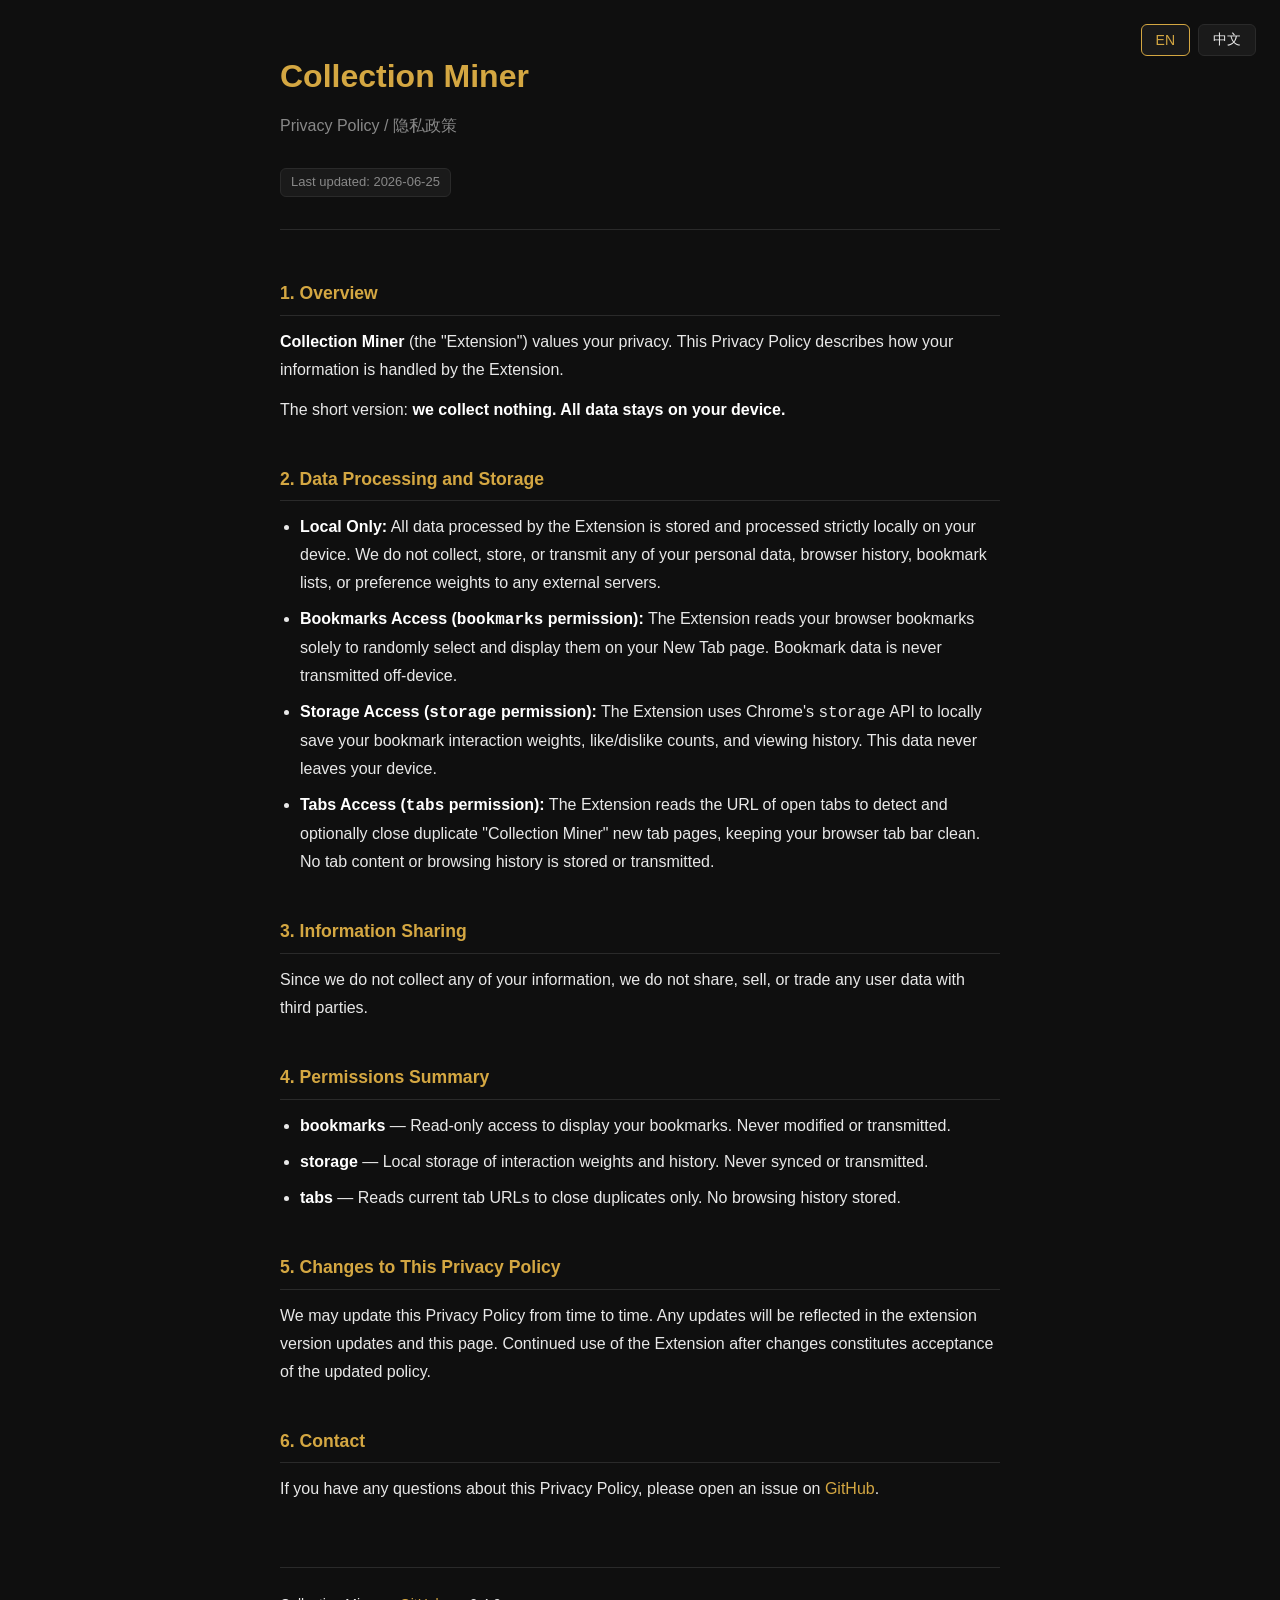
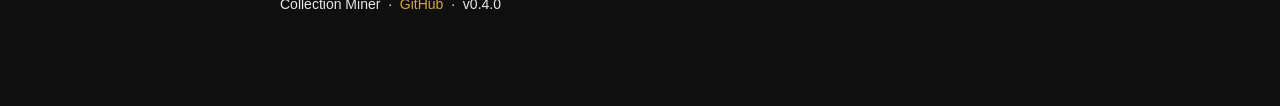
<file: docs/index.html>
<!DOCTYPE html>
<html lang="en">
<head>
  <meta charset="UTF-8" />
  <meta name="viewport" content="width=device-width, initial-scale=1.0" />
  <title>Privacy Policy — Collection Miner</title>
  <style>
    :root {
      --bg: #0f0f0f;
      --surface: #1a1a1a;
      --border: #2a2a2a;
      --text: #e8e8e8;
      --muted: #888;
      --accent: #d4a742;
    }
    * { box-sizing: border-box; margin: 0; padding: 0; }
    body {
      background: var(--bg);
      color: var(--text);
      font-family: -apple-system, "Inter", "Segoe UI", sans-serif;
      font-size: 16px;
      line-height: 1.75;
      padding: 48px 24px 80px;
    }
    .container { max-width: 720px; margin: 0 auto; }
    header { margin-bottom: 48px; border-bottom: 1px solid var(--border); padding-bottom: 32px; }
    header h1 { font-size: 2rem; font-weight: 700; color: var(--accent); }
    header .subtitle { color: var(--muted); margin-top: 8px; }
    .badge {
      display: inline-block;
      background: var(--surface);
      border: 1px solid var(--border);
      border-radius: 6px;
      padding: 2px 10px;
      font-size: 13px;
      color: var(--muted);
      margin-top: 16px;
    }
    section { margin-bottom: 40px; }
    h2 {
      font-size: 1.1rem;
      font-weight: 600;
      color: var(--accent);
      margin-bottom: 12px;
      padding-bottom: 6px;
      border-bottom: 1px solid var(--border);
    }
    p { margin-bottom: 12px; color: var(--text); }
    ul { padding-left: 20px; }
    li { margin-bottom: 8px; }
    strong { color: #fff; }
    .lang-toggle {
      position: fixed;
      top: 24px;
      right: 24px;
      display: flex;
      gap: 8px;
    }
    .lang-btn {
      background: var(--surface);
      border: 1px solid var(--border);
      color: var(--text);
      padding: 6px 14px;
      border-radius: 6px;
      cursor: pointer;
      font-size: 14px;
      transition: border-color 0.2s;
    }
    .lang-btn.active { border-color: var(--accent); color: var(--accent); }
    .lang-section { display: none; }
    .lang-section.active { display: block; }
    footer { margin-top: 64px; border-top: 1px solid var(--border); padding-top: 24px; color: var(--muted); font-size: 14px; }
    a { color: var(--accent); text-decoration: none; }
    a:hover { text-decoration: underline; }
  </style>
</head>
<body>
  <div class="lang-toggle">
    <button class="lang-btn active" onclick="setLang('en')" id="btn-en">EN</button>
    <button class="lang-btn" onclick="setLang('zh')" id="btn-zh">中文</button>
  </div>

  <div class="container">
    <header>
      <h1>Collection Miner</h1>
      <p class="subtitle">Privacy Policy / 隐私政策</p>
      <span class="badge">Last updated: 2026-06-25</span>
    </header>

    <!-- English -->
    <div class="lang-section active" id="lang-en">
      <section>
        <h2>1. Overview</h2>
        <p><strong>Collection Miner</strong> (the "Extension") values your privacy. This Privacy Policy describes how your information is handled by the Extension.</p>
        <p>The short version: <strong>we collect nothing. All data stays on your device.</strong></p>
      </section>

      <section>
        <h2>2. Data Processing and Storage</h2>
        <ul>
          <li><strong>Local Only:</strong> All data processed by the Extension is stored and processed strictly locally on your device. We do not collect, store, or transmit any of your personal data, browser history, bookmark lists, or preference weights to any external servers.</li>
          <li><strong>Bookmarks Access (<code>bookmarks</code> permission):</strong> The Extension reads your browser bookmarks solely to randomly select and display them on your New Tab page. Bookmark data is never transmitted off-device.</li>
          <li><strong>Storage Access (<code>storage</code> permission):</strong> The Extension uses Chrome's <code>storage</code> API to locally save your bookmark interaction weights, like/dislike counts, and viewing history. This data never leaves your device.</li>
          <li><strong>Tabs Access (<code>tabs</code> permission):</strong> The Extension reads the URL of open tabs to detect and optionally close duplicate "Collection Miner" new tab pages, keeping your browser tab bar clean. No tab content or browsing history is stored or transmitted.</li>
        </ul>
      </section>

      <section>
        <h2>3. Information Sharing</h2>
        <p>Since we do not collect any of your information, we do not share, sell, or trade any user data with third parties.</p>
      </section>

      <section>
        <h2>4. Permissions Summary</h2>
        <ul>
          <li><strong>bookmarks</strong> — Read-only access to display your bookmarks. Never modified or transmitted.</li>
          <li><strong>storage</strong> — Local storage of interaction weights and history. Never synced or transmitted.</li>
          <li><strong>tabs</strong> — Reads current tab URLs to close duplicates only. No browsing history stored.</li>
        </ul>
      </section>

      <section>
        <h2>5. Changes to This Privacy Policy</h2>
        <p>We may update this Privacy Policy from time to time. Any updates will be reflected in the extension version updates and this page. Continued use of the Extension after changes constitutes acceptance of the updated policy.</p>
      </section>

      <section>
        <h2>6. Contact</h2>
        <p>If you have any questions about this Privacy Policy, please open an issue on <a href="https://github.com/holynova/collection_miner" target="_blank">GitHub</a>.</p>
      </section>
    </div>

    <!-- Chinese -->
    <div class="lang-section" id="lang-zh">
      <section>
        <h2>1. 概述</h2>
        <p><strong>收藏夹淘金 (Collection Miner)</strong>（以下简称"本插件"）非常重视您的隐私。本隐私政策说明了本插件如何处理您的信息。</p>
        <p>简而言之：<strong>我们不收集任何数据，所有数据均保留在您的本地设备上。</strong></p>
      </section>

      <section>
        <h2>2. 数据处理与存储</h2>
        <ul>
          <li><strong>完全本地化：</strong>本插件处理的所有数据均完全保存在您的本地设备上。我们不会收集、存储或传输您的任何个人数据、浏览器历史记录、书签列表或卡片评分权重到任何外部服务器。</li>
          <li><strong>书签权限（<code>bookmarks</code>）：</strong>本插件仅读取您的书签，以便在新标签页中随机挑选并展示它们。书签数据绝不会传输到设备之外。</li>
          <li><strong>存储权限（<code>storage</code>）：</strong>本插件使用 Chrome <code>storage</code> API 在本地保存书签展现权重、赞/踩次数和浏览历史。这些数据永远不会离开您的设备。</li>
          <li><strong>标签页权限（<code>tabs</code>）：</strong>本插件读取当前打开标签页的 URL，以检测并关闭重复打开的"收藏夹淘金"新标签页，保持您的标签栏清爽。不会存储或传输任何标签内容或浏览历史。</li>
        </ul>
      </section>

      <section>
        <h2>3. 信息共享</h2>
        <p>由于我们不收集您的任何信息，因此我们不会向任何第三方共享、出售或交易用户数据。</p>
      </section>

      <section>
        <h2>4. 权限说明</h2>
        <ul>
          <li><strong>bookmarks</strong> — 只读访问，用于展示书签，不会修改或传输。</li>
          <li><strong>storage</strong> — 本地存储交互权重和历史，不会同步或传输。</li>
          <li><strong>tabs</strong> — 读取当前标签页 URL 以关闭重复标签，不存储浏览历史。</li>
        </ul>
      </section>

      <section>
        <h2>5. 隐私政策的更新</h2>
        <p>我们可能会不时更新本隐私政策。任何更新都将通过插件版本更新及本页面进行说明。继续使用本插件即表示接受更新后的政策。</p>
      </section>

      <section>
        <h2>6. 联系方式</h2>
        <p>如您对本隐私政策有任何疑问，请在 <a href="https://github.com/holynova/collection_miner" target="_blank">GitHub</a> 上提交 Issue。</p>
      </section>
    </div>

    <footer>
      <p>Collection Miner &nbsp;·&nbsp; <a href="https://github.com/holynova/collection_miner" target="_blank">GitHub</a> &nbsp;·&nbsp; v0.4.0</p>
    </footer>
  </div>

  <script>
    function setLang(lang) {
      document.getElementById('lang-en').classList.toggle('active', lang === 'en');
      document.getElementById('lang-zh').classList.toggle('active', lang === 'zh');
      document.getElementById('btn-en').classList.toggle('active', lang === 'en');
      document.getElementById('btn-zh').classList.toggle('active', lang === 'zh');
    }
  </script>
</body>
</html>
</file>
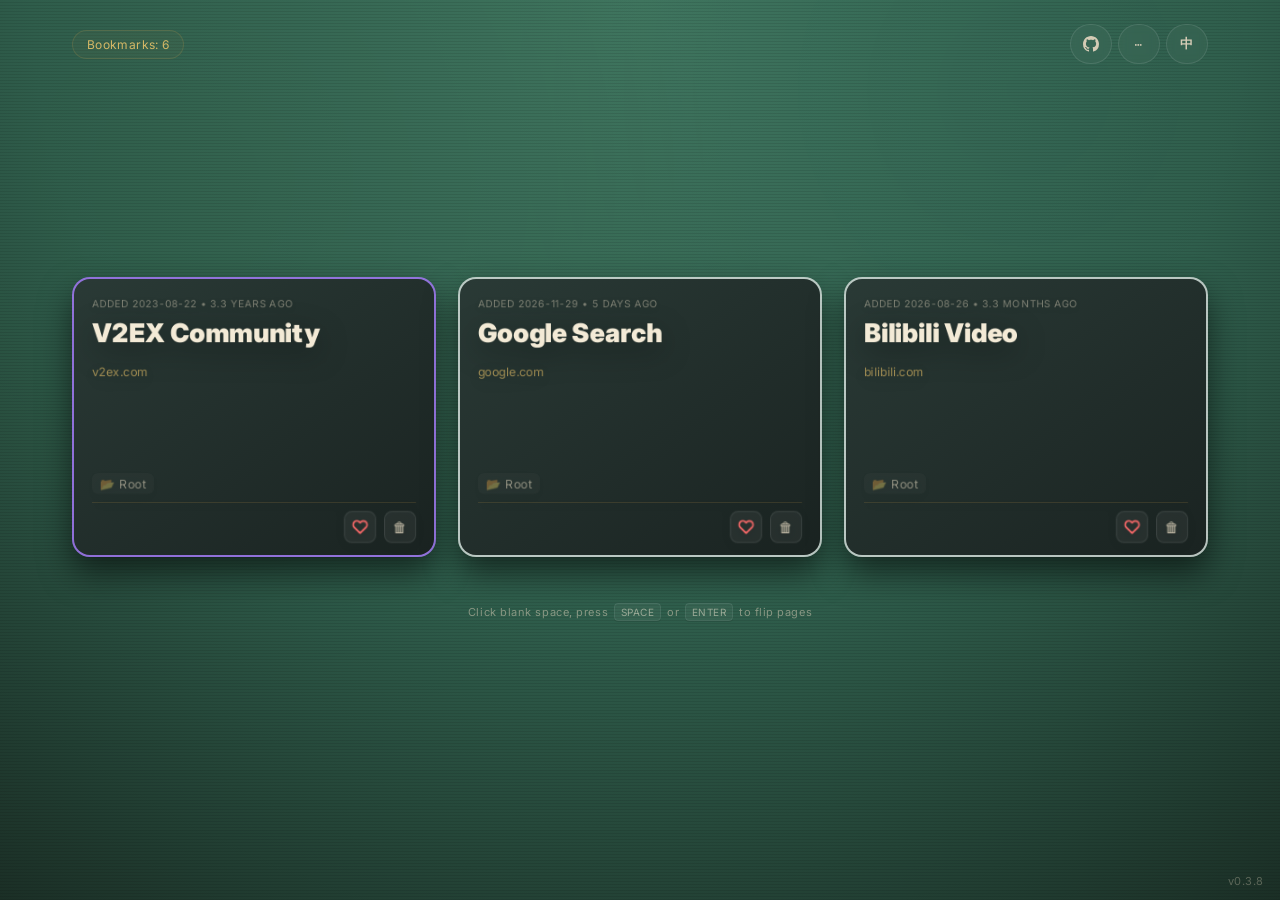
<file: newtab.html>
<!doctype html>
<html lang="zh-CN">
  <head>
    <meta charset="utf-8" />
    <meta name="viewport" content="width=device-width, initial-scale=1" />
    <title>收藏夹淘金</title>
    <link rel="preconnect" href="https://fonts.googleapis.com" />
    <link rel="preconnect" href="https://fonts.gstatic.com" crossorigin />
    <link href="https://fonts.googleapis.com/css2?family=Fira+Code:wght@400;500&family=Inter:wght@300;400;500;600;700&family=Outfit:wght@400;600;700&family=Playfair+Display:ital,wght@0,400;0,600;0,700;1,400&display=swap" rel="stylesheet" />
    <link rel="stylesheet" href="newtab.css" />
  </head>
  <body class="layout-a">
    <main class="page">
      <nav class="toolbar">
        <div class="toolbar-left">
          <!-- 收藏夹 tab hidden: only one source, tab label not needed -->
          <button class="tab-btn active" data-tab="bookmarks" type="button" data-i18n="tabBookmarks" style="display:none">收藏夹</button>
          <div id="bookmark-count-badge" class="bookmark-count-badge"></div>
          <!-- Douban tabs hidden: only bookmark mode shown -->
          <button class="tab-btn" data-tab="douban-read" type="button" style="display:none"><span class="douban-icon">豆</span><span data-i18n="tabDoubanRead">已读</span></button>
          <button class="tab-btn" data-tab="douban-wish" type="button" style="display:none"><span class="douban-icon">豆</span><span data-i18n="tabDoubanWish">想读</span></button>
          <button class="tab-btn" data-tab="movie-seen" type="button" style="display:none"><span class="douban-icon">豆</span><span data-i18n="tabMovieSeen">看过</span></button>
          <button class="tab-btn" data-tab="movie-wish" type="button" style="display:none"><span class="douban-icon">豆</span><span data-i18n="tabMovieWish">想看</span></button>
          <span class="toolbar-divider" style="display:none"></span>
          
          <div class="tab-specific-actions" data-for="bookmarks">
            <!-- refresh button moved below cards; kept here (hidden) for JS tab-switching logic -->
            <button id="refresh-bookmarks" class="btn toolbar-action-btn" type="button" data-i18n="refreshBtn" style="display:none">再翻三张 ⏎</button>
          </div>
          
          <div class="tab-specific-actions" data-for="douban-read" style="display: none;">
            <label class="btn file-btn">
              <span data-i18n="importDoubanRead">导入已读</span>
              <input id="douban-read-file" type="file" accept="application/json" />
            </label>
            <a href="tips.html" target="_blank" class="tips-hint" title="导入教程">?</a>
            <button id="refresh-douban-read" class="btn toolbar-action-btn" type="button" data-i18n="refreshBtn">再翻三张 ⏎</button>
          </div>

          <div class="tab-specific-actions" data-for="douban-wish" style="display: none;">
            <label class="btn file-btn">
              <span data-i18n="importDoubanWish">导入想读</span>
              <input id="douban-wish-file" type="file" accept="application/json" />
            </label>
            <a href="tips.html" target="_blank" class="tips-hint" title="导入教程">?</a>
            <button id="refresh-douban-wish" class="btn toolbar-action-btn" type="button" data-i18n="refreshBtn">再翻三张 ⏎</button>
          </div>

          <div class="tab-specific-actions" data-for="movie-seen" style="display: none;">
            <label class="btn file-btn">
              <span data-i18n="importMovieSeen">导入看过</span>
              <input id="movie-seen-file" type="file" accept="application/json" />
            </label>
            <a href="tips.html" target="_blank" class="tips-hint" title="导入教程">?</a>
            <button id="refresh-movie-seen" class="btn toolbar-action-btn" type="button" data-i18n="refreshBtn">再翻三张 ⏎</button>
          </div>

          <div class="tab-specific-actions" data-for="movie-wish" style="display: none;">
            <label class="btn file-btn">
              <span data-i18n="importMovieWish">导入想看</span>
              <input id="movie-wish-file" type="file" accept="application/json" />
            </label>
            <a href="tips.html" target="_blank" class="tips-hint" title="导入教程">?</a>
            <button id="refresh-movie-wish" class="btn toolbar-action-btn" type="button" data-i18n="refreshBtn">再翻三张 ⏎</button>
          </div>
        </div>
        <div class="toolbar-right">
          <button id="close-others" class="btn close-others-btn" type="button" style="display: none;" data-i18n="closeOthers">关闭其他标签页</button>
          <a href="https://github.com/holynova/collection_miner" target="_blank" class="btn icon-btn github-btn" aria-label="GitHub" title="GitHub">
            <svg height="16" aria-hidden="true" viewBox="0 0 16 16" version="1.1" width="16" style="fill: currentColor;">
              <path d="M8 0c4.42 0 8 3.58 8 8a8.013 8.013 0 0 1-5.45 7.59c-.4.08-.55-.17-.55-.38 0-.27.01-1.13.01-2.2 0-.75-.25-1.23-.54-1.48 1.78-.2 3.65-.88 3.65-3.95 0-.88-.31-1.59-.82-2.15.08-.2.36-1.02-.08-2.12 0 0-.67-.22-2.2.82-.64-.18-1.32-.27-2-.27-.68 0-1.36.09-2 .27-1.53-1.03-2.2-.82-2.2-.82-.44 1.1-.16 1.92-.08 2.12-.51.56-.82 1.28-.82 2.15 0 3.06 1.86 3.75 3.64 3.95-.23.2-.44.55-.51 1.07-.46.21-1.61.55-2.33-.66-.15-.24-.6-.83-1.23-.82-.67.01-.27.38.01.53.34.19.73.9.82 1.13.16.45.68 1.31 2.69.94 0 .67.01 1.3.01 1.49 0 .21-.15.45-.55.38A7.995 7.995 0 0 1 0 8c0-4.42 3.58-8 8-8Z"></path>
            </svg>
          </a>
          <div class="more-menu-wrapper">
            <button id="more-menu-btn" class="btn icon-btn" type="button" aria-label="More" title="More">⋯</button>
            <div id="more-menu" class="more-menu" style="display: none;">
              <button id="export-data" class="more-menu-item" type="button" data-i18n="exportData">导出数据</button>
              <label class="more-menu-item file-menu-item">
                <span data-i18n="importBackup">导入备份</span>
                <input id="import-backup-file" type="file" accept="application/json" />
              </label>
              <!-- layout-select and back-style-select kept in DOM (hidden) for JS compatibility -->
              <select id="layout-select" style="display:none"></select>
              <select id="back-style-select" style="display:none"></select>
            </div>
          </div>
          <button id="lang-switch" class="btn icon-btn lang-switch-btn" type="button" title="Language">EN</button>
        </div>
      </nav>

      <section class="tab-panel active" id="tab-bookmarks">
        <section class="cards" id="cards"></section>
        <div class="refresh-zone">
          <p class="refresh-hint">
            <span data-i18n="flipHintClick">点击空白处、按</span>
            <kbd>Space</kbd>
            <span data-i18n="flipHintOr">或</span>
            <kbd>Enter</kbd>
            <span data-i18n="flipHintSuffix">键即可翻页</span>
          </p>
        </div>
        <footer class="footer" id="footer"></footer>
      </section>

      <!-- Douban panels hidden -->
      <section class="tab-panel" id="tab-douban-read" style="display:none">
        <section class="cards" id="douban-read-cards"></section>
        <footer class="footer" id="douban-read-footer"></footer>
      </section>

      <section class="tab-panel" id="tab-douban-wish" style="display:none">
        <section class="cards" id="douban-wish-cards"></section>
        <footer class="footer" id="douban-wish-footer"></footer>
      </section>

      <section class="tab-panel" id="tab-movie-seen" style="display:none">
        <section class="cards" id="movie-seen-cards"></section>
        <footer class="footer" id="movie-seen-footer"></footer>
      </section>

      <section class="tab-panel" id="tab-movie-wish" style="display:none">
        <section class="cards" id="movie-wish-cards"></section>
        <footer class="footer" id="movie-wish-footer"></footer>
      </section>
    </main>

    <template id="card-template">
      <article class="card">
        <div class="card-inner">
          <div class="card-face card-back">
            <div class="back-frame">
              <div class="back-logo">♠</div>
              <div class="back-name">Collection</div>
              <div class="back-name back-name-sub">Miner</div>
              <div class="back-tagline">收藏夹淘金</div>
            </div>
          </div>
          <div class="card-face card-front">
            <p class="meta-date"></p>
            <p class="title"></p>
            <p class="subtitle" style="display: none;"></p>
            <p class="url"></p>

            <div class="tags">
              <span class="tag path"></span>
            </div>
            <div class="rating-stars"></div>

            <div class="card-toolbar">
              <div class="card-toolbar-actions">
                <button class="toolbar-btn btn-like" type="button" aria-label="点赞">
                  <svg class="heart-icon heart-outline" viewBox="0 0 24 24" fill="none" stroke="currentColor" stroke-width="2.5" stroke-linecap="round" stroke-linejoin="round" style="width: 16px; height: 16px; vertical-align: middle;">
                    <path d="M20.84 4.61a5.5 5.5 0 0 0-7.78 0L12 5.67l-1.06-1.06a5.5 5.5 0 0 0-7.78 7.78l1.06 1.06L12 21.23l7.78-7.78 1.06-1.06a5.5 5.5 0 0 0 0-7.78z"></path>
                  </svg>
                  <svg class="heart-icon heart-filled" viewBox="0 0 24 24" fill="currentColor" stroke="currentColor" stroke-width="2" stroke-linecap="round" stroke-linejoin="round" style="width: 16px; height: 16px; vertical-align: middle; display: none;">
                    <path d="M20.84 4.61a5.5 5.5 0 0 0-7.78 0L12 5.67l-1.06-1.06a5.5 5.5 0 0 0-7.78 7.78l1.06 1.06L12 21.23l7.78-7.78 1.06-1.06a5.5 5.5 0 0 0 0-7.78z"></path>
                  </svg>
                </button>
                <button class="toolbar-btn btn-delete" type="button" aria-label="删除">🗑</button>
              </div>
            </div>
          </div>
        </div>
      </article>
    </template>

    <div id="toast" class="toast" role="status" aria-live="polite">
      <span class="toast-message"></span>
      <button class="toast-action" type="button">撤销</button>
    </div>

    <!-- Custom confirm dialog -->
    <div id="confirm-overlay" class="confirm-overlay" aria-modal="true" role="dialog" aria-hidden="true">
      <div class="confirm-dialog">
        <div class="confirm-icon">🗑</div>
        <p class="confirm-title" id="confirm-message"></p>
        <div class="confirm-actions">
          <button id="confirm-cancel" class="confirm-btn confirm-btn-cancel" type="button"></button>
          <button id="confirm-ok" class="confirm-btn confirm-btn-ok" type="button"></button>
        </div>
      </div>
    </div>

    <div class="version-badge" id="version-badge"></div>

    <script src="newtab.js"></script>
  </body>
</html>
</file>
<file: newtab.css>
:root {
  color-scheme: dark;
  --font-sans: "Inter", "Outfit", -apple-system, BlinkMacSystemFont, "Segoe UI", Roboto, Helvetica, Arial, sans-serif;
  --font-serif: "Playfair Display", Georgia, "Times New Roman", serif;
  --font-mono: "Fira Code", "Courier New", monospace;
  font-family: var(--font-sans);
  --bg-deep: #1b2f26;
  --bg-mid: #2f5e4c;
  --bg-light: #3f755f;
  --panel-dark: #1a2321;
  --panel-mid: #2a3a36;
  --panel-light: #3a4d48;
  --text-main: #f3ead6;
  --text-dim: #d4cbb5;
  --gold: #d6a24a;
  --gold-bright: #f2c86b;
  --orange: #e07c2f;
  --red: #d45141;
  --blue: #2aa2d5;
  --cyan: #3bc0c8;
  --shadow: rgba(0, 0, 0, 0.55);
  background-color: var(--bg-deep);
  background-image: radial-gradient(circle at top, var(--bg-light), var(--bg-mid) 55%, var(--bg-deep));
  color: var(--text-main);
}

* {
  box-sizing: border-box;
}

body {
  margin: 0;
  min-height: 100vh;
  position: relative;
  background: transparent;
}

body::before {
  content: "";
  position: fixed;
  inset: 0;
  background:
    radial-gradient(circle at 15% 20%, rgba(210, 162, 74, 0.08), transparent 45%),
    radial-gradient(circle at 80% 10%, rgba(59, 192, 200, 0.06), transparent 40%),
    repeating-linear-gradient(0deg, rgba(0, 0, 0, 0.18), rgba(0, 0, 0, 0.18) 1px, transparent 1px, transparent 3px);
  mix-blend-mode: multiply;
  opacity: 0.5;
  pointer-events: none;
  z-index: 0;
}

.page {
  max-width: 1200px;
  margin: 0 auto;
  padding: 24px 32px 36px;
  display: flex;
  flex-direction: column;
  gap: 20px;
  position: relative;
  z-index: 1;
  min-height: 100vh;
}

/* ===== Unified Toolbar ===== */

.toolbar {
  display: flex;
  align-items: center;
  justify-content: space-between;
  gap: 8px;
  flex-wrap: wrap;
}

.toolbar-left {
  display: flex;
  align-items: center;
  gap: 4px;
  flex-wrap: wrap;
}

.toolbar-right {
  display: flex;
  align-items: center;
  gap: 6px;
}

.toolbar-divider {
  width: 1px;
  height: 20px;
  background: rgba(255, 255, 255, 0.1);
  margin: 0 6px;
}

.tab-specific-actions {
  display: inline-flex;
  align-items: center;
  gap: 8px;
}

.toolbar-action-btn {
  font-size: 12px;
  padding: 6px 14px;
}

.close-others-btn {
  font-size: 11px;
  padding: 5px 12px;
  border-color: rgba(212, 80, 65, 0.4);
  color: #e88;
}

.close-others-btn:hover {
  border-color: rgba(212, 80, 65, 0.7);
  background: rgba(212, 80, 65, 0.1);
  color: #f99;
}

h1 {
  margin: 0;
  font-size: 32px;
  text-shadow: 0 0 18px rgba(214, 162, 74, 0.35);
}

/* Icon button (GitHub, more, lang) */
.icon-btn {
  width: 40px;
  height: 40px;
  padding: 0;
  display: inline-flex;
  align-items: center;
  justify-content: center;
  font-size: 18px;
  border-radius: 12px;
  min-width: unset;
  text-transform: none;
  letter-spacing: 0;
  text-decoration: none;
}

.icon-btn svg {
  width: 16px;
  height: 16px;
  flex-shrink: 0;
}

.lang-switch-btn {
  font-size: 13px;
  font-weight: 700;
}

/* ===== More Menu ===== */

.more-menu-wrapper {
  position: relative;
}

.more-menu {
  position: absolute;
  top: calc(100% + 8px);
  right: 0;
  min-width: 200px;
  background: var(--panel-dark);
  border: 1.5px solid var(--gold);
  border-radius: 14px;
  padding: 6px 0;
  z-index: 100;
  box-shadow: 0 16px 40px rgba(0, 0, 0, 0.6);
  animation: menuFadeIn 0.15s ease-out;
}

@keyframes menuFadeIn {
  from { opacity: 0; transform: translateY(-6px); }
  to { opacity: 1; transform: translateY(0); }
}

.more-menu-item {
  display: flex;
  align-items: center;
  gap: 8px;
  width: 100%;
  padding: 10px 16px;
  background: none;
  border: none;
  color: var(--text-main);
  font-family: inherit;
  font-size: 13px;
  cursor: pointer;
  text-align: left;
  transition: background 0.1s ease;
}

.more-menu-item:hover {
  background: rgba(214, 162, 74, 0.12);
}

.file-menu-item {
  position: relative;
  overflow: hidden;
}

.file-menu-item input {
  position: absolute;
  inset: 0;
  opacity: 0;
  cursor: pointer;
}

.more-menu-divider {
  height: 1px;
  margin: 4px 12px;
  background: rgba(214, 162, 74, 0.25);
}

.more-menu-select-row {
  justify-content: space-between;
}

.more-menu-select-row select {
  background: var(--bg-deep);
  border: 1px solid rgba(214, 162, 74, 0.5);
  color: var(--gold-bright);
  font-family: inherit;
  font-size: 12px;
  padding: 4px 8px;
  border-radius: 6px;
  outline: none;
  cursor: pointer;
}

.more-menu-build {
  font-size: 11px;
  color: var(--text-dim);
  letter-spacing: 0.1em;
  text-transform: uppercase;
  cursor: default;
  opacity: 0.7;
}

.more-menu-build:hover {
  background: none;
}

/* ===== Tab Buttons ===== */

.tab-btn {
  border: 1px solid transparent;
  background: transparent;
  color: var(--text-dim);
  padding: 6px 14px;
  border-radius: 999px;
  font-size: 13px;
  font-family: inherit;
  cursor: pointer;
  white-space: nowrap;
  transition: all 0.3s ease;
  position: relative;
  opacity: 0.6;
}

.tab-btn:hover {
  background: rgba(255, 255, 255, 0.05);
  color: var(--text-main);
  opacity: 1;
}

.tab-btn.active {
  border-color: rgba(214, 162, 74, 0.3);
  background: rgba(214, 162, 74, 0.08);
  color: var(--gold-bright);
  font-weight: 500;
  opacity: 1;
}

/* ===== Tab Panels ===== */

.tab-panel {
  display: none;
  flex-direction: column;
  gap: 16px;
}

.tab-panel.active {
  display: flex;
  margin-top: auto;
  margin-bottom: auto;
  animation: panelFadeIn 0.2s ease-out;
}

@keyframes panelFadeIn {
  from { opacity: 0; transform: translateY(8px); }
  to { opacity: 1; transform: translateY(0); }
}

.tab-actions {
  display: flex;
  gap: 12px;
  align-items: center;
  flex-wrap: wrap;
}

/* ===== Buttons ===== */

.btn {
  border: 1px solid rgba(255, 255, 255, 0.1);
  background: rgba(255, 255, 255, 0.03);
  color: var(--text-dim);
  padding: 8px 20px;
  font-size: 13px;
  font-family: inherit;
  border-radius: 999px;
  cursor: pointer;
  letter-spacing: 0.05em;
  transition: all 0.3s ease;
  text-decoration: none;
  display: inline-flex;
  align-items: center;
  justify-content: center;
  gap: 6px;
  backdrop-filter: blur(4px);
}

.btn:hover {
  background: rgba(214, 162, 74, 0.08);
  border-color: rgba(214, 162, 74, 0.4);
  color: var(--gold-bright);
}

.btn:active {
  transform: scale(0.98);
}

.btn.is-loading {
  opacity: 0.6;
  pointer-events: none;
}

:lang(zh) .btn {
  letter-spacing: 0.05em;
}

.file-btn {
  position: relative;
  overflow: hidden;
}

.file-btn input {
  position: absolute;
  inset: 0;
  opacity: 0;
  cursor: pointer;
}

/* ===== Cards Grid ===== */

.cards {
  display: grid;
  grid-template-columns: repeat(3, 1fr);
  gap: 22px;
  align-items: start;
}

/* ===== Card ===== */

.card {
  perspective: 1200px;
  transform-style: preserve-3d;
  transform: perspective(1200px) rotateX(var(--tilt-x, 0deg)) rotateY(var(--tilt-y, 0deg)) translateY(var(--float-y, 0px));
  transition: transform 0.12s ease-out;
  position: relative;
  cursor: pointer;
  min-height: 280px;

  /* Card Dynamic Lighting Variables */
  --mx: 0.5;
  --my: 0.5;
  --mx-pct: 50%;
  --my-pct: 50%;
  --border-color-base: rgba(214, 162, 74, 0.4);
  --border-color-glow: rgba(255, 255, 255, 0.55);
  --glow-color: rgba(255, 255, 255, 0.15);
  --shadow-color: var(--shadow);
  --glow-shadow: calc((var(--mx, 0.5) - 0.5) * -20px) calc(16px + (0.5 - var(--my, 0.5)) * 20px) 32px var(--shadow-color);
}

.card-inner {
  position: relative;
  width: 100%;
  min-height: 280px;
  transform-style: preserve-3d;
  transition: transform 0.4s ease-out;
  transform: rotateY(0deg);
  transform-origin: center center;
}

.card.is-revealed .card-inner {
  transform: rotateY(180deg);
  animation: flipWobble 0.9s cubic-bezier(0.34, 1.2, 0.64, 1) both;
}

.card-face {
  position: absolute;
  inset: 0;
  border-radius: 18px;
  backface-visibility: hidden;
  border: 2px solid transparent;
  box-shadow: var(--glow-shadow);
  width: 100%;
  height: 100%;
  background-clip: padding-box, border-box, border-box;
  background-origin: border-box;
  transition: box-shadow 0.3s ease;
  transform-style: preserve-3d;
}

.card-back {
  background-image:
    radial-gradient(circle at top left, #0d2e2a, #0a1a2e),
    radial-gradient(circle at var(--mx-pct) var(--my-pct), rgba(0, 198, 167, 0.25) 0%, transparent 60%),
    linear-gradient(var(--border-color-base), var(--border-color-base));
  display: flex;
  align-items: center;
  justify-content: center;
  min-height: 280px;
}

.card-back::after {
  content: "";
  position: absolute;
  inset: 0;
  border-radius: inherit;
  background: radial-gradient(
    circle 160px at var(--mx-pct) var(--my-pct),
    var(--glow-color, rgba(255, 255, 255, 0.22)) 0%,
    rgba(255, 255, 255, 0.03) 45%,
    transparent 100%
  );
  mix-blend-mode: screen;
  opacity: 0;
  pointer-events: none;
  transition: opacity 0.3s ease;
  z-index: 5;
}

.card:hover .card-back::after {
  opacity: 1;
}

.back-frame {
  width: 80%;
  height: 80%;
  min-height: 200px;
  border: 1.5px solid rgba(0, 198, 167, 0.45);
  border-radius: 14px;
  display: flex;
  flex-direction: column;
  align-items: center;
  justify-content: center;
  gap: 10px;
  background: linear-gradient(145deg, rgba(0, 198, 167, 0.07), rgba(37, 99, 235, 0.05));
  box-shadow: inset 0 0 30px rgba(0, 198, 167, 0.06);
}

.back-logo {
  font-size: 40px;
  color: rgba(0, 198, 167, 0.4);
  line-height: 1;
  margin-bottom: 6px;
  text-shadow: 0 0 20px rgba(0, 198, 167, 0.3);
}

.back-name {
  font-family: 'Outfit', 'Inter', sans-serif;
  font-size: 22px;
  font-weight: 700;
  letter-spacing: 0.18em;
  color: rgba(0, 210, 180, 0.9);
  text-transform: uppercase;
  line-height: 1.1;
  text-shadow: 0 0 12px rgba(0, 198, 167, 0.4);
}

.back-name.back-name-sub {
  font-size: 15px;
  font-weight: 400;
  letter-spacing: 0.35em;
  color: rgba(0, 198, 167, 0.45);
  margin-top: -2px;
}

.back-tagline {
  font-size: 11px;
  letter-spacing: 0.2em;
  color: rgba(0, 198, 167, 0.28);
  margin-top: 10px;
  text-transform: uppercase;
}

.card-front {
  background-image:
    linear-gradient(145deg, var(--panel-mid), var(--panel-dark)),
    radial-gradient(circle at var(--mx-pct) var(--my-pct), var(--border-color-glow) 0%, transparent 60%),
    linear-gradient(var(--border-color-base), var(--border-color-base));
  transform: rotateY(180deg);
  padding: 18px 18px 12px;
  display: flex;
  flex-direction: column;
  gap: 8px;
  overflow: visible;
  min-height: 280px;
  position: relative;
  transform-style: preserve-3d;
}

.card-front::after {
  content: "";
  position: absolute;
  inset: 0;
  border-radius: inherit;
  background: radial-gradient(
    circle 160px at var(--mx-pct) var(--my-pct),
    var(--glow-color, rgba(255, 255, 255, 0.22)) 0%,
    rgba(255, 255, 255, 0.03) 45%,
    transparent 100%
  );
  mix-blend-mode: screen;
  opacity: 0;
  pointer-events: none;
  transition: opacity 0.3s ease;
  z-index: 5;
  transform: translateZ(1px);
}

.card.is-revealed:hover .card-front::after,
.card.is-refresh-revealed:hover .card-front::after {
  opacity: 1;
}

/* ===== Card Header ===== */

.card-header {
  display: flex;
  align-items: center;
  justify-content: space-between;
  gap: 12px;
  transform: translateZ(20px) translate(var(--parallax-text-x, 0px), var(--parallax-text-y, 0px));
  transition: transform 0.15s ease-out;
  filter: drop-shadow(0 4px 8px rgba(0, 0, 0, 0.3));
}

.brand {
  display: flex;
  align-items: center;
  gap: 12px;
}

.brand-text {
  display: flex;
  flex-direction: column;
  gap: 4px;
}

.favicon {
  width: 44px;
  height: 44px;
  border-radius: 14px;
  background: rgba(255, 255, 255, 0.1);
  display: inline-flex;
  align-items: center;
  justify-content: center;
  background-size: 20px 20px;
  background-repeat: no-repeat;
  background-position: center;
  flex-shrink: 0;
  font-size: 17px;
  font-weight: 700;
  color: var(--text-main);
}

.favicon-text {
  line-height: 1;
}

/* ===== Card Content ===== */

.title {
  color: var(--text-main);
  text-decoration: none;
  font-weight: 700;
  font-size: 20px;
  line-height: 1.25;
  display: -webkit-box;
  -webkit-line-clamp: 2;
  line-clamp: 2;
  -webkit-box-orient: vertical;
  overflow: hidden;
  margin: 0;
  flex-shrink: 0;
  transform: translateZ(60px) translate(var(--parallax-title-x, 0px), var(--parallax-title-y, 0px));
  transition: transform 0.15s ease-out;
  filter: drop-shadow(0 8px 16px rgba(0, 0, 0, 0.45));
}

.subtitle {
  color: var(--text-dim);
  font-size: 12px;
  font-weight: 400;
  line-height: 1.4;
  margin: 6px 0 0 0;
  opacity: 0.6;
  display: -webkit-box;
  -webkit-line-clamp: 2;
  line-clamp: 2;
  -webkit-box-orient: vertical;
  overflow: hidden;
  flex-shrink: 0;
  transform: translateZ(38px) translate(var(--parallax-link-x, 0px), var(--parallax-link-y, 0px));
  transition: transform 0.15s ease-out;
  filter: drop-shadow(0 4px 8px rgba(0, 0, 0, 0.25));
}

.url {
  margin: 8px 0 0 0;
  font-size: 12px;
  color: var(--gold-bright);
  word-break: break-all;
  opacity: 0.55;
  display: -webkit-box;
  -webkit-line-clamp: 2;
  line-clamp: 2;
  -webkit-box-orient: vertical;
  overflow: hidden;
  flex-grow: 1;
  transform: translateZ(38px) translate(var(--parallax-link-x, 0px), var(--parallax-link-y, 0px));
  transition: all 0.25s cubic-bezier(0.165, 0.84, 0.44, 1);
  filter: drop-shadow(0 4px 8px rgba(0, 0, 0, 0.25));
}

.card:hover .url {
  opacity: 0.9;
  color: var(--text-main);
}

.meta-date {
  margin: 0;
  font-size: 10px;
  color: var(--text-dim);
  opacity: 0.5;
  letter-spacing: 0.06em;
  text-transform: uppercase;
  transform: translateZ(38px) translate(var(--parallax-link-x, 0px), var(--parallax-link-y, 0px));
  transition: transform 0.15s ease-out;
  filter: drop-shadow(0 2px 4px rgba(0, 0, 0, 0.2));
}

.tags {
  display: flex;
  gap: 8px;
  flex-wrap: wrap;
  transform: translateZ(20px) translate(var(--parallax-text-x, 0px), var(--parallax-text-y, 0px));
  transition: transform 0.15s ease-out;
  filter: drop-shadow(0 3px 6px rgba(0, 0, 0, 0.25));
}

.tag {
  display: inline-flex;
  align-items: center;
  padding: 5px 10px;
  font-size: 12px;
  color: var(--text-main);
  background: rgba(0, 0, 0, 0.3);
  border-radius: 10px;
  border: 1px solid rgba(214, 162, 74, 0.35);
  max-width: 100%;
  white-space: normal;
  word-break: break-word;
}

.tag.path {
  border: none;
  background: rgba(255, 255, 255, 0.04);
  color: var(--text-dim);
  opacity: 0.8;
  padding: 3px 8px;
  border-radius: 6px;
  font-size: 11px;
  letter-spacing: 0.02em;
}

.rating-stars {
  display: flex;
  gap: 3px;
  align-items: center;
  font-size: 13px;
  color: var(--gold-bright);
  transform: translateZ(20px) translate(var(--parallax-text-x, 0px), var(--parallax-text-y, 0px));
  transition: transform 0.15s ease-out;
  filter: drop-shadow(0 3px 6px rgba(0, 0, 0, 0.25));
}

.rating-stars .star {
  opacity: 0.35;
}

.rating-stars .star.filled {
  opacity: 1;
  text-shadow: 0 0 6px rgba(242, 200, 107, 0.45);
}

/* ===== Card Toolbar (bottom) ===== */

.card-toolbar {
  display: flex;
  align-items: center;
  justify-content: flex-end;
  margin-top: auto;
  padding-top: 8px;
  border-top: 1px solid rgba(214, 162, 74, 0.15);
  transform: translateZ(20px) translate(var(--parallax-text-x, 0px), var(--parallax-text-y, 0px));
  transition: transform 0.15s ease-out;
  filter: drop-shadow(0 3px 6px rgba(0, 0, 0, 0.25));
}

.card-toolbar-actions {
  display: flex;
  align-items: center;
  gap: 8px;
}

.toolbar-btn {
  border: 1px solid rgba(255, 255, 255, 0.1);
  background: rgba(255, 255, 255, 0.05);
  color: var(--text-dim);
  width: 32px;
  height: 32px;
  border-radius: 8px;
  font-size: 14px;
  cursor: pointer;
  display: inline-flex;
  align-items: center;
  justify-content: center;
  transition: all 0.3s ease;
  backdrop-filter: blur(4px);
}

.toolbar-btn:hover {
  background: rgba(214, 162, 74, 0.1);
  color: var(--gold-bright);
  border-color: rgba(214, 162, 74, 0.4);
}

.toolbar-btn.btn-like {
  color: #ff6b6b;
}

.toolbar-btn.btn-like.is-liked {
  background: rgba(255, 107, 107, 0.2);
  border-color: rgba(255, 107, 107, 0.7);
  color: #ff8a8a;
}

.toolbar-btn.btn-like .heart-filled {
  display: none !important;
}

.toolbar-btn.btn-like.is-liked .heart-outline {
  display: none !important;
}

.toolbar-btn.btn-like.is-liked .heart-filled {
  display: inline-block !important;
}

.heart-icon {
  transition: transform 0.2s ease;
}

.toolbar-btn.btn-like:hover .heart-icon {
  transform: scale(1.15);
}

.toolbar-btn.btn-delete:hover {
  border-color: rgba(213, 81, 65, 0.7);
  color: #ffd2c8;
  background: rgba(213, 81, 65, 0.2);
}

/* ===== Empty State ===== */

.empty-state {
  display: flex;
  flex-direction: column;
  align-items: center;
  justify-content: center;
  gap: 16px;
  padding: 60px 24px;
  text-align: center;
  color: var(--text-dim);
  grid-column: 1 / -1;
}

.empty-state-icon {
  font-size: 48px;
  opacity: 0.5;
  line-height: 1;
}

.empty-state-text {
  font-size: 15px;
  max-width: 280px;
  line-height: 1.5;
}

/* ===== Toast ===== */

.toast {
  position: fixed;
  left: 50%;
  top: 24px;
  transform: translateX(-50%) translateY(-20px);
  background: var(--panel-dark);
  color: var(--text-main);
  padding: 10px 14px;
  border-radius: 999px;
  display: flex;
  align-items: center;
  gap: 12px;
  opacity: 0;
  pointer-events: none;
  transition: opacity 0.2s ease, transform 0.2s ease;
  box-shadow: 0 12px 28px var(--shadow);
  z-index: 200;
  border: 2px solid rgba(214, 162, 74, 0.5);
}

.toast.visible {
  opacity: 1;
  pointer-events: auto;
  transform: translateX(-50%) translateY(0);
}

.toast-action {
  border: 1px solid var(--gold);
  background: transparent;
  color: var(--text-main);
  padding: 4px 10px;
  border-radius: 999px;
  cursor: pointer;
  font-size: 12px;
  font-family: inherit;
}

/* ===== Footer ===== */

.footer {
  font-size: 12px;
  color: var(--text-dim);
  padding: 8px 0;
  opacity: 0.8;
}

/* ===== Rarity Borders ===== */

.rarity-common {
  --border-color-base: rgba(214, 162, 74, 0.55);
  --border-color-glow: rgba(255, 255, 255, 0.55);
  --glow-color: rgba(214, 162, 74, 0.22);
}

.rarity-rare {
  --border-color-base: rgba(42, 162, 213, 0.75);
  --border-color-glow: rgba(100, 220, 255, 0.95);
  --glow-color: rgba(100, 220, 255, 0.28);
  --glow-shadow: calc((var(--mx, 0.5) - 0.5) * -20px) calc(16px + (0.5 - var(--my, 0.5)) * 20px) 36px rgba(42, 162, 213, 0.35);
}

.rarity-legendary {
  --border-color-base: rgba(242, 200, 107, 0.85);
  --border-color-glow: rgba(255, 235, 170, 1);
  --glow-color: rgba(255, 220, 120, 0.32);
  --glow-shadow: calc((var(--mx, 0.5) - 0.5) * -20px) calc(16px + (0.5 - var(--my, 0.5)) * 20px) 36px rgba(242, 200, 107, 0.4);
}

.rarity-cursed {
  --border-color-base: rgba(213, 81, 65, 0.8);
  --border-color-glow: rgba(255, 120, 100, 0.95);
  --glow-color: rgba(255, 120, 100, 0.28);
  --glow-shadow: calc((var(--mx, 0.5) - 0.5) * -20px) calc(16px + (0.5 - var(--my, 0.5)) * 20px) 36px rgba(213, 81, 65, 0.35);
}

/* ===== Rating Borders (overrides age) ===== */

.rating-1 {
  --border-color-base: rgba(245, 245, 245, 0.7);
  --border-color-glow: rgba(255, 255, 255, 0.85);
}

.rating-2 {
  --border-color-base: rgba(90, 200, 120, 0.75);
  --border-color-glow: rgba(140, 255, 170, 0.95);
}

.rating-3 {
  --border-color-base: rgba(80, 150, 255, 0.8);
  --border-color-glow: rgba(150, 200, 255, 0.95);
}

.rating-4 {
  --border-color-base: rgba(170, 120, 255, 0.8);
  --border-color-glow: rgba(210, 180, 255, 0.95);
  --glow-shadow:
    calc((var(--mx, 0.5) - 0.5) * -20px) calc(16px + (0.5 - var(--my, 0.5)) * 20px) 36px rgba(242, 200, 107, 0.25),
    0 0 24px rgba(170, 120, 255, 0.18);
}

.rating-5 {
  --border-color-base: rgba(242, 200, 107, 0.85);
  --border-color-glow: rgba(255, 235, 170, 1);
  --glow-shadow:
    calc((var(--mx, 0.5) - 0.5) * -20px) calc(16px + (0.5 - var(--my, 0.5)) * 20px) 36px rgba(242, 200, 107, 0.25),
    0 0 24px rgba(170, 120, 255, 0.18);
}

/* Rating-5 special background and active glow overlay */
.rating-5 .card-front {
  background-image:
    linear-gradient(145deg, rgba(58, 77, 72, 0.95), rgba(26, 35, 33, 0.95)),
    radial-gradient(circle at var(--mx-pct) var(--my-pct), var(--border-color-glow) 0%, transparent 60%),
    linear-gradient(var(--border-color-base), var(--border-color-base));
}

.rating-5 .card-front::after {
  opacity: 0.45;
}

.rating-5:hover .card-front::after {
  opacity: 1;
}

/* ===== Age Borders ===== */

.age-white {
  --border-color-base: rgba(245, 245, 245, 0.7);
  --border-color-glow: rgba(255, 255, 255, 0.8);
}

.age-green {
  --border-color-base: rgba(90, 200, 120, 0.75);
  --border-color-glow: rgba(140, 255, 170, 0.95);
}

.age-blue {
  --border-color-base: rgba(80, 150, 255, 0.8);
  --border-color-glow: rgba(150, 200, 255, 0.95);
}

.age-purple {
  --border-color-base: rgba(170, 120, 255, 0.8);
  --border-color-glow: rgba(210, 180, 255, 0.95);
}

.age-gold {
  --border-color-base: rgba(242, 200, 107, 0.85);
  --border-color-glow: rgba(255, 235, 170, 1);
}

/* ===== Animations ===== */

@keyframes flipWobble {
  0% { transform: rotateY(0deg) rotateZ(0deg); }
  60% { transform: rotateY(190deg) rotateZ(1.2deg); }
  80% { transform: rotateY(175deg) rotateZ(-0.8deg); }
  100% { transform: rotateY(180deg) rotateZ(0deg); }
}


.confetti-particle {
  position: absolute;
  width: 10px;
  height: 10px;
  border-radius: 2px;
  pointer-events: none;
  z-index: 1000;
  will-change: transform, opacity;
}

@keyframes confetti-pop {
  0% { transform: translate(-50%, -50%) scale(1) rotate(0deg); opacity: 1; }
  100% { transform: translate(calc(-50% + var(--dx)), calc(-50% + var(--dy))) scale(0) rotate(var(--dr)); opacity: 0; }
}

/* Card exit animations */
@keyframes refreshFlipOut {
  0% { transform: rotateY(180deg) rotateZ(0deg); }
  100% { transform: rotateY(270deg) rotateZ(0deg); }
}

.card.is-refresh-exiting .card-inner {
  animation: refreshFlipOut 0.15s ease-in both;
}

.card.is-refresh-entering .card-inner {
  transform: rotateY(90deg);
}

@keyframes refreshFlipIn {
  0% { transform: rotateY(90deg) rotateZ(0deg); }
  70% { transform: rotateY(185deg) rotateZ(0.5deg); }
  100% { transform: rotateY(180deg) rotateZ(0deg); }
}

.card.is-refresh-revealed .card-inner {
  transform: rotateY(180deg);
  animation: refreshFlipIn 0.35s cubic-bezier(0.34, 1.2, 0.64, 1) both;
}

/* ===== Responsive ===== */

@media (max-width: 1024px) {
  .page {
    padding: 36px 24px 28px;
    gap: 22px;
  }

  .cards {
    grid-template-columns: repeat(auto-fit, minmax(240px, 1fr));
  }

  h1 {
    font-size: 28px;
  }
}

@media (max-width: 720px) {
  .page {
    padding: 24px 16px;
    gap: 18px;
  }

  .header {
    align-items: flex-start;
  }

  h1 {
    font-size: 24px;
  }

  .cards {
    grid-template-columns: 1fr;
  }

  .tab-btn {
    font-size: 12px;
    padding: 7px 14px;
  }
}

/* =========================================
   Layout Redesigns
   ========================================= */

/* --- Layout A: Modern Magazine --- */
body.layout-a .card-front {
  justify-content: space-between;
}
body.layout-a .card-header {
  align-items: flex-start;
}
body.layout-a .favicon {
  width: 24px;
  height: 24px;
  border-radius: 4px;
  font-size: 10px;
  background-size: 14px;
}
body.layout-a .card-content {
  text-align: center;
  display: flex;
  flex-direction: column;
  align-items: center;
  margin-top: auto;
  margin-bottom: auto;
}
body.layout-a .title {
  font-size: 26px;
  line-height: 1.2;
  font-weight: 900;
  -webkit-line-clamp: 3;
}
body.layout-a .url,
body.layout-a .path {
  font-size: 12px;
  opacity: 0.6;
}
body.layout-a .card-footer {
  border-top: 1px solid rgba(255, 255, 255, 0.1);
  padding-top: 12px;
}

/* --- Layout B: Editorial Book Cover --- */
body.layout-b .card-front {
  display: flex;
  flex-direction: column;
  padding: 24px;
}
body.layout-b .card-header {
  order: 3;
  margin-top: 24px;
  justify-content: flex-start;
}
body.layout-b .card-footer {
  order: 1;
  justify-content: flex-end;
}
body.layout-b .card-content {
  order: 2;
  margin-top: auto;
}
body.layout-b .title {
  font-family: var(--font-serif);
  font-size: 24px;
  font-weight: 600;
  line-height: 1.4;
  letter-spacing: 0.5px;
}
body.layout-b .favicon {
  border-radius: 50%;
  width: 32px;
  height: 32px;
  background-size: 16px;
}
body.layout-b .url {
  display: none;
}
body.layout-b .meta-date {
  font-style: italic;
  opacity: 0.5;
}

/* --- Layout C: Data Index Card --- */
body.layout-c .card-front {
  border-radius: 4px;
  padding: 16px;
}
body.layout-c .card-header {
  border-bottom: 1px dashed rgba(255, 255, 255, 0.2);
  padding-bottom: 12px;
  margin-bottom: 12px;
}
body.layout-c .favicon {
  border-radius: 2px;
}
body.layout-c .title {
  font-family: var(--font-mono);
  font-size: 15px;
  letter-spacing: 0.2px;
  font-weight: normal;
  -webkit-line-clamp: 4;
}
body.layout-c .url {
  font-family: var(--font-mono);
  background: rgba(0, 0, 0, 0.3);
  padding: 6px 8px;
  border-radius: 4px;
  margin-top: 12px;
  color: var(--gold-bright);
}
body.layout-c .path,
body.layout-c .meta-date {
  font-family: var(--font-mono);
}
body.layout-c .card-footer {
  border-top: 1px dashed rgba(255, 255, 255, 0.2);
  padding-top: 12px;
  margin-top: auto;
}

/* ===== Bug Fixes & Minor Tweaks ===== */

/* Fix 1: Word wrapping in cards */
.card {
  min-width: 0;
}
.title, .subtitle, .url, .path, .tag {
  word-wrap: break-word;
  overflow-wrap: anywhere;
}

/* Fix 2: Tips hint ? icon */
.tips-hint {
  display: inline-flex;
  align-items: center;
  justify-content: center;
  width: 22px;
  height: 22px;
  border-radius: 50%;
  border: 1px solid rgba(255, 255, 255, 0.15);
  background: rgba(255, 255, 255, 0.04);
  color: var(--text-dim);
  font-size: 12px;
  font-weight: 600;
  font-family: inherit;
  text-decoration: none;
  cursor: pointer;
  opacity: 0.5;
  transition: all 0.2s ease;
  flex-shrink: 0;
  margin-left: -4px;
}

.tips-hint:hover {
  opacity: 1;
  border-color: var(--gold);
  color: var(--gold-bright);
  background: rgba(214, 162, 74, 0.1);
}

/* Fix 3: Douban Icon */
.douban-icon {
  display: inline-flex;
  align-items: center;
  justify-content: center;
  width: 14px;
  height: 14px;
  background: #007722;
  color: rgba(255, 255, 255, 0.9);
  font-size: 10px;
  border-radius: 3px;
  margin-right: 6px;
  font-family: -apple-system, BlinkMacSystemFont, "Segoe UI", Roboto, Helvetica, Arial, sans-serif;
  line-height: 1;
}

/* ===== Version Badge ===== */
.version-badge {
  position: fixed;
  bottom: 12px;
  right: 16px;
  font-size: 11px;
  font-family: "Inter", sans-serif;
  color: var(--text-dim);
  opacity: 0.35;
  letter-spacing: 0.05em;
  pointer-events: none;
  z-index: 100;
  user-select: none;
}

/* =========================================
   Card Back Style Themes
   ========================================= */

/* --- 1. Royal Classic Theme (Imperial Gold & Crimson) --- */
body.back-classic .card-back {
  background-image:
    radial-gradient(circle at center, #351616, #160707),
    radial-gradient(circle at var(--mx-pct) var(--my-pct), var(--border-color-glow) 0%, transparent 60%),
    linear-gradient(var(--border-color-base), var(--border-color-base));
}

body.back-classic .back-frame {
  border: 2px solid rgba(214, 162, 74, 0.75);
  background: linear-gradient(135deg, rgba(214, 162, 74, 0.06), rgba(0, 0, 0, 0.5));
  position: relative;
  box-shadow: inset 0 0 24px rgba(214, 162, 74, 0.2);
}

body.back-classic .back-frame::before {
  content: "";
  position: absolute;
  inset: 4px;
  border: 1px dashed rgba(214, 162, 74, 0.35);
  border-radius: 10px;
  pointer-events: none;
}

body.back-classic .back-symbol {
  font-family: "Georgia", serif;
  color: var(--gold-bright);
  font-size: 52px;
  text-shadow: 0 0 24px rgba(242, 200, 107, 0.6);
  transition: transform 0.35s cubic-bezier(0.34, 1.56, 0.64, 1);
}

body.back-classic .card:hover .back-symbol {
  transform: scale(1.12) rotate(6deg);
}

body.back-classic .back-title {
  font-family: "Outfit", "Inter", sans-serif;
  font-weight: 700;
  letter-spacing: 0.35em;
  color: var(--gold-bright);
}

/* --- 2. Cyber Neon Theme (Holographic Sci-Fi) --- */
body.back-cyber .card-back {
  background-image:
    radial-gradient(circle at center, #0f1620, #04080e),
    radial-gradient(circle at var(--mx-pct) var(--my-pct), rgba(100, 220, 255, 0.4) 0%, transparent 60%),
    linear-gradient(rgba(59, 192, 200, 0.5), rgba(170, 120, 255, 0.5));
}

body.back-cyber .card-back::after {
  background: radial-gradient(
    circle 160px at var(--mx-pct) var(--my-pct),
    rgba(59, 192, 200, 0.25) 0%,
    rgba(170, 120, 255, 0.05) 50%,
    transparent 100%
  );
  mix-blend-mode: screen;
}

body.back-cyber .back-frame {
  border: 1.5px solid rgba(59, 192, 200, 0.5);
  background: 
    linear-gradient(0deg, rgba(0, 0, 0, 0.75), rgba(0, 0, 0, 0.75)),
    repeating-linear-gradient(0deg, rgba(59, 192, 200, 0.03), rgba(59, 192, 200, 0.03) 2px, transparent 2px, transparent 4px),
    repeating-linear-gradient(90deg, rgba(59, 192, 200, 0.03), rgba(59, 192, 200, 0.03) 2px, transparent 2px, transparent 4px);
  border-radius: 12px;
  position: relative;
  overflow: hidden;
  box-shadow: 0 0 20px rgba(59, 192, 200, 0.15);
}

/* Sci-fi corner brackets */
body.back-cyber .back-frame::before {
  content: "";
  position: absolute;
  inset: -1px;
  border: 1.5px solid rgba(170, 120, 255, 0.75);
  border-radius: 12px;
  clip-path: polygon(
    0 0, 16px 0, 16px 3px, 3px 3px, 3px 16px, 0 16px,
    0 100%, 16px 100%, 16px calc(100% - 3px), 3px calc(100% - 3px), 3px calc(100% - 16px), 0 calc(100% - 16px),
    100% 100%, calc(100% - 16px) 100%, calc(100% - 16px) calc(100% - 3px), calc(100% - 3px) calc(100% - 3px), calc(100% - 3px) calc(100% - 16px), 100% calc(100% - 16px),
    100% 0, calc(100% - 16px) 0, calc(100% - 16px) 3px, calc(100% - 3px) 3px, calc(100% - 3px) 16px, 100% 16px
  );
  pointer-events: none;
}

body.back-cyber .back-symbol {
  font-size: 0 !important; /* Hide "♣" */
  background: rgba(59, 192, 200, 0.06);
  border: 1.5px solid rgba(59, 192, 200, 0.45);
  width: 58px;
  height: 58px;
  border-radius: 50%;
  display: inline-flex;
  align-items: center;
  justify-content: center;
  position: relative;
  box-shadow: 0 0 15px rgba(59, 192, 200, 0.2);
  transition: all 0.4s ease;
}

body.back-cyber .back-symbol::before {
  content: "❖";
  font-size: 28px;
  color: #3bc0c8;
  text-shadow: 0 0 10px rgba(59, 192, 200, 0.8);
  line-height: 1;
}

body.back-cyber .card:hover .back-symbol {
  transform: scale(1.1) rotate(90deg);
  border-color: rgba(170, 120, 255, 0.7);
  box-shadow: 0 0 20px rgba(170, 120, 255, 0.4);
}

body.back-cyber .back-symbol:hover::before {
  color: #c9a7ff;
}

body.back-cyber .back-title {
  font-family: monospace;
  font-weight: 700;
  letter-spacing: 0.15em;
  color: #aa78ff;
  font-size: 15px;
  text-shadow: 0 0 8px rgba(170, 120, 255, 0.4);
}

body.back-cyber .back-title::before {
  content: "// ";
  opacity: 0.6;
}

body.back-cyber .back-subtitle {
  font-family: monospace;
  letter-spacing: 0.08em;
  color: #3bc0c8;
  font-size: 10px;
  opacity: 0.95;
  text-transform: uppercase;
}

body.back-cyber .back-subtitle::before {
  content: "[SYS_";
}

body.back-cyber .back-subtitle::after {
  content: "]";
}


/* --- 3. Celestial Constellation Theme (Minimalist Astral) --- */
body.back-cosmic .card-back {
  background-image:
    radial-gradient(circle at center, #161033, #080516),
    radial-gradient(circle at var(--mx-pct) var(--my-pct), rgba(255, 255, 255, 0.35) 0%, transparent 60%),
    linear-gradient(rgba(255, 255, 255, 0.25), rgba(170, 120, 255, 0.25));
}

body.back-cosmic .card-back::after {
  background: radial-gradient(
    circle 160px at var(--mx-pct) var(--my-pct),
    rgba(255, 255, 255, 0.22) 0%,
    rgba(170, 120, 255, 0.04) 50%,
    transparent 100%
  );
  mix-blend-mode: screen;
}

body.back-cosmic .back-frame {
  border: 1px solid rgba(255, 255, 255, 0.22);
  background: linear-gradient(135deg, rgba(255, 255, 255, 0.02), rgba(255, 255, 255, 0.07));
  border-radius: 14px;
  position: relative;
  box-shadow: 0 0 15px rgba(255, 255, 255, 0.04);
}

/* Constellation grid decoration */
body.back-cosmic .back-frame::before {
  content: "";
  position: absolute;
  inset: 12px;
  border: 1px solid rgba(255, 255, 255, 0.08);
  border-radius: 8px;
  background-image: 
    radial-gradient(circle at 30% 20%, #fff 1.5px, transparent 1.5px),
    radial-gradient(circle at 75% 35%, #fff 1px, transparent 1px),
    radial-gradient(circle at 25% 75%, #fff 1px, transparent 1px),
    radial-gradient(circle at 70% 80%, #fff 2px, transparent 2px);
  background-size: 100% 100%;
  pointer-events: none;
  opacity: 0.5;
}

body.back-cosmic .back-symbol {
  font-size: 0 !important; /* Hide "♣" */
  position: relative;
  width: 54px;
  height: 54px;
  display: inline-flex;
  align-items: center;
  justify-content: center;
  transition: transform 0.7s cubic-bezier(0.25, 1, 0.5, 1);
}

body.back-cosmic .back-symbol::before {
  content: "☾";
  font-size: 40px;
  color: #f3ead6;
  text-shadow: 0 0 15px rgba(255, 255, 255, 0.7), 0 0 30px rgba(170, 120, 255, 0.3);
  line-height: 1;
}

body.back-cosmic .card:hover .back-symbol {
  transform: rotate(360deg) scale(1.15);
}

body.back-cosmic .back-title {
  font-family: "Outfit", "Inter", sans-serif;
  font-weight: 300;
  letter-spacing: 0.35em;
  color: rgba(255, 255, 255, 0.95);
  font-size: 15px;
}

body.back-cosmic .back-title::before {
  content: "✧ ";
  color: var(--gold-bright);
}

body.back-cosmic .back-title::after {
  content: " ✧";
  color: var(--gold-bright);
}

body.back-cosmic .back-subtitle {
  font-family: "Outfit", "Inter", sans-serif;
  font-weight: 400;
  letter-spacing: 0.2em;
  color: rgba(255, 255, 255, 0.5);
  font-size: 9px;
  text-transform: uppercase;
}


/* ─── Custom Confirm Dialog ─────────────────────────────────────────── */

.confirm-overlay {
  position: fixed;
  inset: 0;
  z-index: 9000;
  display: flex;
  align-items: center;
  justify-content: center;
  background: rgba(0, 0, 0, 0.65);
  backdrop-filter: blur(6px);
  -webkit-backdrop-filter: blur(6px);
  opacity: 0;
  pointer-events: none;
  transition: opacity 0.2s ease;
}

.confirm-overlay.is-open {
  opacity: 1;
  pointer-events: all;
}

.confirm-dialog {
  background: linear-gradient(145deg, #1e1e22, #16161a);
  border: 1px solid rgba(255, 255, 255, 0.1);
  border-radius: 20px;
  box-shadow:
    0 0 0 1px rgba(255, 255, 255, 0.04),
    0 24px 64px rgba(0, 0, 0, 0.6),
    0 0 40px rgba(214, 162, 74, 0.06);
  padding: 36px 32px 28px;
  min-width: 280px;
  max-width: 340px;
  width: 90vw;
  display: flex;
  flex-direction: column;
  align-items: center;
  gap: 12px;
  transform: scale(0.92) translateY(8px);
  transition: transform 0.22s cubic-bezier(0.34, 1.56, 0.64, 1);
}

.confirm-overlay.is-open .confirm-dialog {
  transform: scale(1) translateY(0);
}

.confirm-icon {
  font-size: 32px;
  line-height: 1;
  margin-bottom: 4px;
}

.confirm-title {
  font-size: 14px;
  color: rgba(255, 255, 255, 0.75);
  text-align: center;
  line-height: 1.6;
  margin: 0;
  letter-spacing: 0.01em;
}

.confirm-actions {
  display: flex;
  gap: 10px;
  margin-top: 8px;
  width: 100%;
}

.confirm-btn {
  flex: 1;
  padding: 10px 0;
  border-radius: 10px;
  border: 1px solid transparent;
  font-size: 14px;
  font-family: inherit;
  font-weight: 500;
  cursor: pointer;
  transition: all 0.15s ease;
  letter-spacing: 0.02em;
}

.confirm-btn-cancel {
  background: rgba(255, 255, 255, 0.06);
  border-color: rgba(255, 255, 255, 0.1);
  color: rgba(255, 255, 255, 0.55);
}

.confirm-btn-cancel:hover {
  background: rgba(255, 255, 255, 0.1);
  color: rgba(255, 255, 255, 0.8);
}

.confirm-btn-ok {
  background: linear-gradient(135deg, #c0392b, #96281b);
  border-color: rgba(192, 57, 43, 0.5);
  color: #fff;
  box-shadow: 0 4px 14px rgba(192, 57, 43, 0.35);
}

.confirm-btn-ok:hover {
  background: linear-gradient(135deg, #e74c3c, #c0392b);
  box-shadow: 0 4px 20px rgba(231, 76, 60, 0.5);
  transform: translateY(-1px);
}

.confirm-btn-ok:active {
  transform: translateY(0);
}

/* ===== Main Refresh Button & Hint ===== */
.refresh-zone {
  display: flex;
  flex-direction: column;
  align-items: center;
  gap: 10px;
  margin: 32px 0 20px;
}

.refresh-hint {
  font-size: 11px;
  color: var(--text-dim);
  opacity: 0.55;
  margin: 0;
  letter-spacing: 0.05em;
  text-align: center;
}

.refresh-hint kbd {
  background: rgba(255, 255, 255, 0.08);
  border: 1px solid rgba(255, 255, 255, 0.15);
  border-radius: 4px;
  padding: 2px 6px;
  font-size: 10px;
  font-family: inherit;
  box-shadow: 0 1px 0 rgba(0, 0, 0, 0.2);
  margin: 0 2px;
  color: var(--text-main);
  text-transform: uppercase;
}

/* ===== Bookmark Count Badge ===== */
.bookmark-count-badge {
  border: 1px solid rgba(214, 162, 74, 0.2);
  background: rgba(214, 162, 74, 0.05);
  color: var(--gold-bright);
  padding: 6px 14px;
  border-radius: 999px;
  font-size: 12px;
  font-family: inherit;
  white-space: nowrap;
  letter-spacing: 0.03em;
  user-select: none;
  opacity: 0.85;
}
</file>
